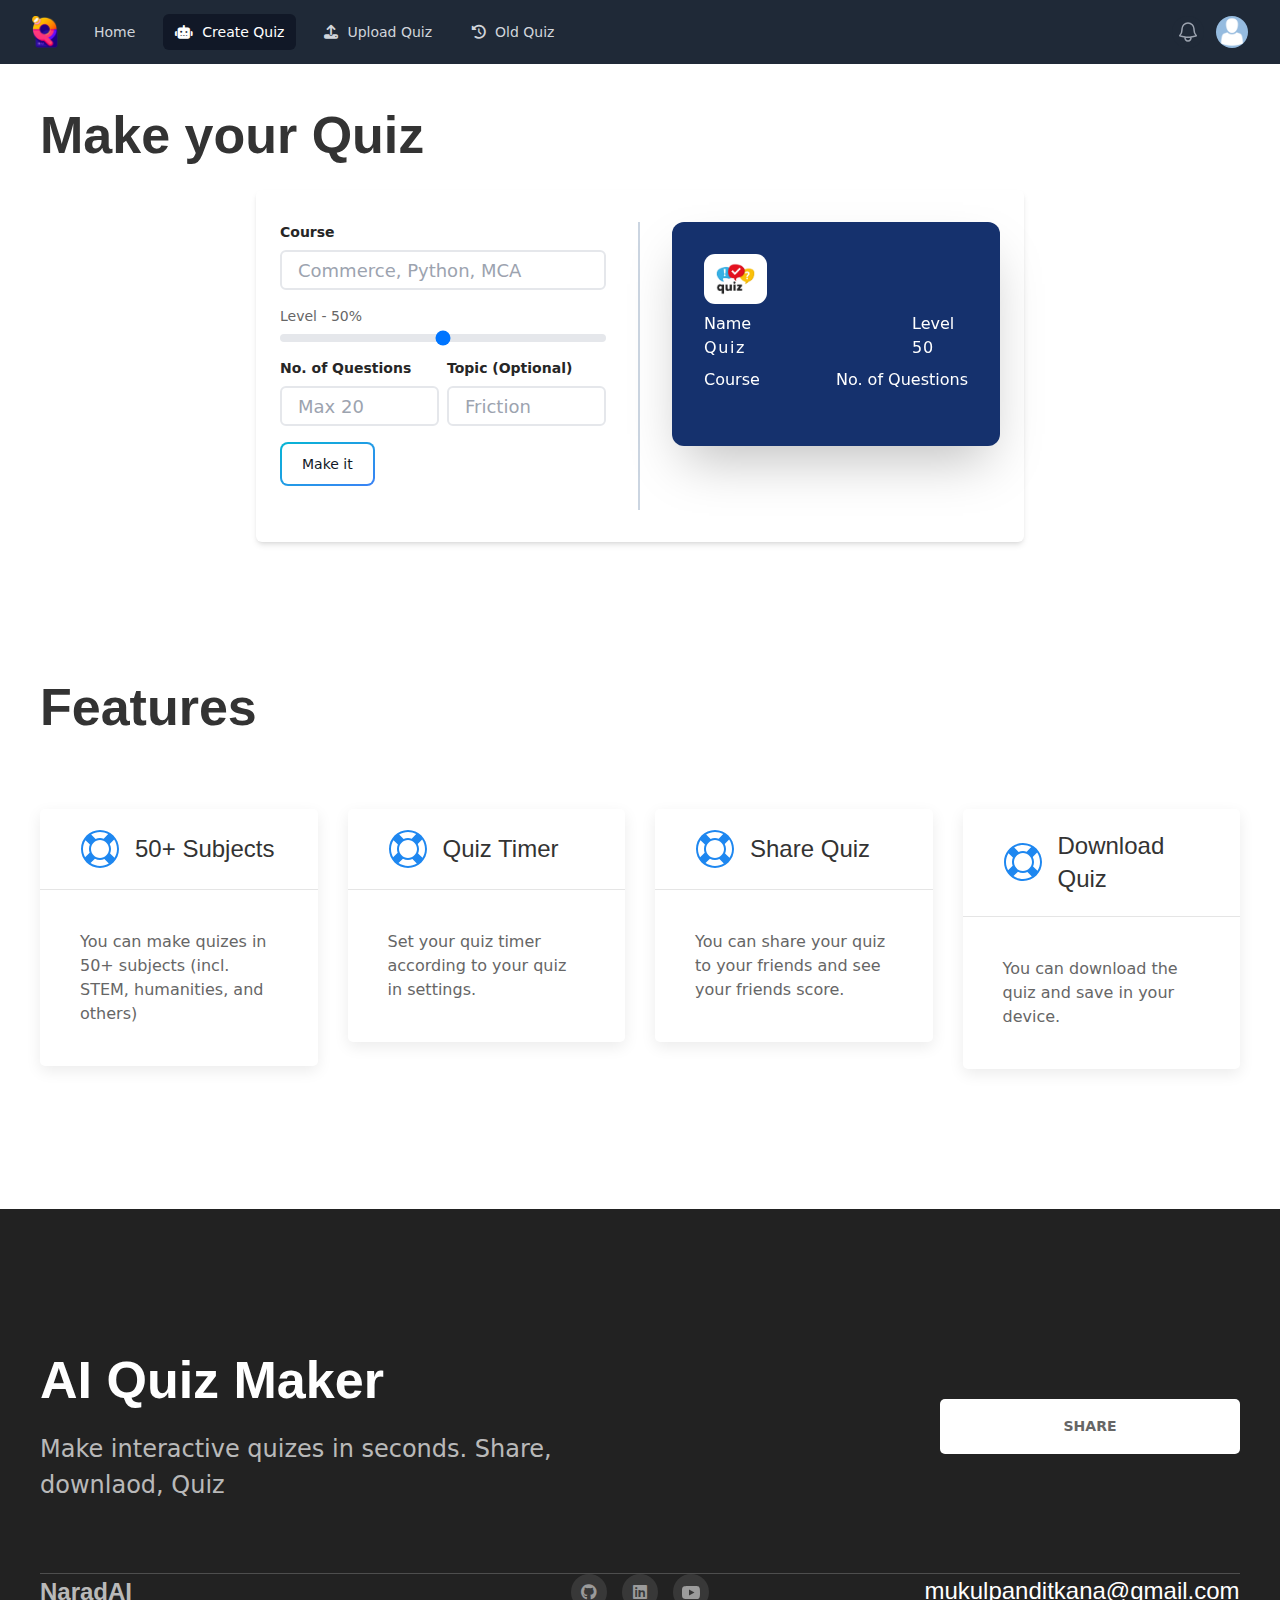
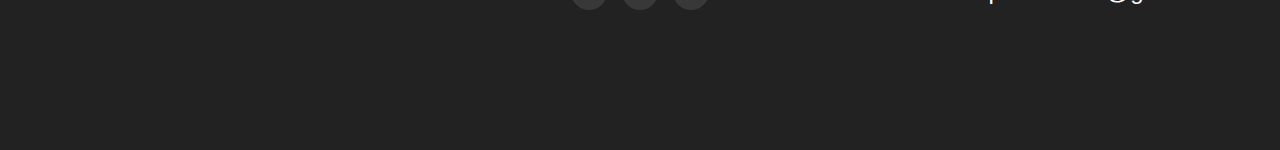
<file: templates/create.html>
<html lang="en">

<head>
    <meta charset="UTF-8">
    <meta name="viewport" content="width=device-width, initial-scale=1.0">
    <link rel="icon" type="image/png" href="/static/images/favicon.png">

    <!-- UIkit CSS -->
    <link rel="stylesheet" href="/static/css/uikit.css">
    <link rel="stylesheet" href="https://cdnjs.cloudflare.com/ajax/libs/font-awesome/6.4.2/css/all.min.css">

    <link rel="stylesheet" href="/static/css/tailwindcss.css">


    <!-- Meta Tags -->

    <!-- Primary Meta Tags -->
    <title>Narad AI Quiz Maker — Create interactive quizzes that inhance your studys to another level.</title>
    <meta name="robots" content="index, follow">
    <link rel="canonical" href="https://quiz.naradai.co/">
    <meta name="title"
        content="AI Quiz Maker — Create interactive quizzes that inhance your studys to another level." />

    <meta name="keywords"
        content="ai quiz maker,ai quiz maker free,ai quiz maker for teachers,ai quiz maker from pdf,best ai quiz maker,ai quiz maker for students, naradai quiz make">
    <meta name="author"
        content="ai quiz maker,ai quiz maker free,ai quiz maker for teachers,ai quiz maker from pdf,best ai quiz maker,ai quiz maker for students, naradai quiz make">
    <meta name="description"
        content="Make your own quiz with our Free AI online quiz maker. Just enter Class & Subject. Adjust your level." />
    <meta name='Classification' content='Education'>
    <meta name='author' content='Krishna Sharma, krishnasharma.active@gmail.com'>



    <!-- Open Graph / Facebook -->
    <meta property="og:type" content="website" />
    <meta property="og:url" content="https://quiz.naradai.co" />
    <meta property="og:title"
        content="AI Quiz Maker — Create interactive quizzes that inhance your studys to another level." />
    <meta property="og:description"
        content="Make your own quiz with our Free AI online quiz maker. Just enter Class & Subject. Adjust your level." />
    <meta property="og:image" content="/static/images/home.png" />
    <meta property="og:type" content="website">
    <link rel="shortlink" href="https://quiz.naradai.co/">
    <meta property="og:site_name" content="NaradAI Quiz Maker">
    <meta name="apple-mobile-web-app-capable" content="yes">
    <meta name="apple-mobile-web-app-status-bar-style" content="white">
    <meta name="theme-color" content="#ffffff">
    <meta name="format-detection" content="telephone=no">
    <meta name='coverage' content='Worldwide'>
    <meta name='distribution' content='Global'>


    <!-- Twitter -->
    <meta property="twitter:card" content="summary_large_image" />
    <meta property="twitter:url" content="https://quiz.naradai.co" />
    <meta property="twitter:title"
        content="AI Quiz Maker — Create interactive quizzes that inhance your studys to another level." />
    <meta property="twitter:description"
        content="Make your own quiz with our Free AI online quiz maker. Just enter Class & Subject. Adjust your level." />
    <meta property="twitter:image" content="/static/images/home.png" />

    <!-- Icons -->
    <link rel="apple-touch-icon" sizes="180x180" href="/static/icons/apple-touch-icon.png">
    <link rel="icon" type="image/png" sizes="32x32" href="/static/icons/favicon-32x32.png">
    <link rel="icon" type="image/png" sizes="16x16" href="/static/icons/favicon-16x16.png">
    <link rel="manifest" href="/static/icons/site.webmanifest">
    <link rel="mask-icon" href="/static/icons/safari-pinned-tab.svg" color="#5bbad5">
    <link rel="shortcut icon" href="/static/icons/favicon.ico">
    <meta name="msapplication-TileColor" content="#9f00a7">
    <meta name="msapplication-config" content="/static/icons/browserconfig.xml">


<body>
    <!-- Start Header -->
    <nav class="bg-gray-800">
        <div class="mx-auto max-w-7xl px-2 sm:px-6 lg:px-8">
            <div class="relative flex h-16 items-center justify-between">
                <div class="absolute inset-y-0 left-0 flex items-center sm:hidden">
                    <!-- Mobile menu button-->
                    <button type="button"
                        class="relative inline-flex items-center justify-center rounded-md p-2 text-gray-400 hover:bg-gray-700 hover:text-white focus:outline-none focus:ring-2 focus:ring-inset focus:ring-white"
                        onclick="toggle_nav()" aria-controls="mobile-menu" aria-expanded="false">
                        <span class="absolute -inset-0.5"></span>
                        <span class="sr-only">Open main menu</span>
                        <!--
                  Icon when menu is closed.
      
                  Menu open: "hidden", Menu closed: "block"
                -->
                        <svg class="block h-6 w-6" fill="none" viewBox="0 0 24 24" stroke-width="1.5"
                            stroke="currentColor" aria-hidden="true">
                            <path stroke-linecap="round" stroke-linejoin="round"
                                d="M3.75 6.75h16.5M3.75 12h16.5m-16.5 5.25h16.5" />
                        </svg>
                        <!--
                  Icon when menu is open.
      
                  Menu open: "block", Menu closed: "hidden"
                -->
                        <svg class="hidden h-6 w-6" fill="none" viewBox="0 0 24 24" stroke-width="1.5"
                            stroke="currentColor" aria-hidden="true">
                            <path stroke-linecap="round" stroke-linejoin="round" d="M6 18L18 6M6 6l12 12" />
                        </svg>
                    </button>
                </div>
                <div class="flex flex-1 items-center justify-center sm:items-stretch sm:justify-start">
                    <div class="flex flex-shrink-0 items-center">
                        <img class="h-8 w-auto" src="/static/images/favicon.png" alt="NaradAI Logo">
                    </div>
                    <div class="hidden sm:ml-6 sm:block">
                        <div class="flex space-x-4">
                            <!-- Current: "bg-gray-900 text-white", Default: "text-gray-300 hover:bg-gray-700 hover:text-white" -->
                            <a href="/"
                                class="text-gray-300 hover:bg-gray-700 hover:text-white rounded-md px-3 py-2 text-sm font-medium"
                                aria-current="page">Home</a>
                            <a href="#makequiz" class="bg-gray-900 text-white rounded-md px-3 py-2 text-sm font-medium"
                                onclick="event.preventDefault();document.getElementById('makequiz').scrollIntoView({ behavior: 'smooth' });">
                                <i class="fa-solid fa-robot"></i>&ThickSpace; Create Quiz</a>
                            <input type="file" id="jsonFile" name="jsonFile" oninput="uploadFile()" accept=".json"
                                style="position: fixed;visibility: hidden;">
                            <a href="#makequiz"
                                class="text-gray-300 hover:bg-gray-700 hover:text-white rounded-md px-3 py-2 text-sm font-medium"
                                onclick="event.preventDefault();document.getElementById('jsonFile').click()">
                                <i class="fas fa-upload"></i>&ThickSpace; Upload Quiz

                            </a>
                            <a href="http://127.0.0.1:5000/old-quiz"
                                class="text-gray-300 hover:bg-gray-700 hover:text-white rounded-md px-3 py-2 text-sm font-medium">
                                <i class="fa-solid fa-clock-rotate-left"></i>&ThickSpace; Old Quiz

                            </a>
                            <!-- <a href="#setting"
                                class="text-gray-300 hover:bg-gray-700 hover:text-white rounded-md px-3 py-2 text-sm font-medium">
                                <i class="fas fa-gear"></i>&ThickSpace; Settings

                            </a> -->

                        </div>
                    </div>
                </div>
                <div class="absolute inset-y-0 right-0 flex items-center pr-2 sm:static sm:inset-auto sm:ml-6 sm:pr-0">

                    <button type="button"
                        class="relative rounded-full bg-gray-800 p-1 text-gray-400 hover:text-white focus:outline-none focus:ring-2 focus:ring-white focus:ring-offset-2 focus:ring-offset-gray-800">
                        <span class="absolute -inset-1.5"></span>
                        <span class="sr-only">View notifications</span>
                        <svg class="h-6 w-6" fill="none" viewBox="0 0 24 24" stroke-width="1.5" stroke="currentColor"
                            aria-hidden="true">
                            <path stroke-linecap="round" stroke-linejoin="round"
                                d="M14.857 17.082a23.848 23.848 0 005.454-1.31A8.967 8.967 0 0118 9.75v-.7V9A6 6 0 006 9v.75a8.967 8.967 0 01-2.312 6.022c1.733.64 3.56 1.085 5.455 1.31m5.714 0a24.255 24.255 0 01-5.714 0m5.714 0a3 3 0 11-5.714 0" />
                        </svg>
                    </button>

                    <!-- Profile dropdown -->
                    <div class="relative ml-3" onclick="toggle_user()">
                        <div>
                            <button type="button"
                                class="relative flex rounded-full bg-gray-800 text-sm focus:outline-none focus:ring-2 focus:ring-white focus:ring-offset-2 focus:ring-offset-gray-800"
                                id="user-menu-button" aria-expanded="false" aria-haspopup="true">
                                <span class="absolute -inset-1.5"></span>
                                <span class="sr-only">Open user menu</span>
                                <img class="h-8 w-8 rounded-full" src="/static/images/avatar-1577909_1280.webp" alt="">
                            </button>

                        </div>

                        <!--
                  Dropdown menu, show/hide based on menu state.
      
                  Entering: "transition ease-out duration-100"
                    From: "transform opacity-0 scale-95"
                    To: "transform opacity-100 scale-100"
                  Leaving: "transition ease-in duration-75"
                    From: "transform opacity-100 scale-100"
                    To: "transform opacity-0 scale-95"
                -->
                        <div class="absolute right-0 z-10 mt-2 w-48 origin-top-right rounded-md bg-white py-1 shadow-lg ring-1 ring-black ring-opacity-5 focus:outline-none"
                            role="menu" aria-orientation="vertical" aria-labelledby="user-menu-button" tabindex="-1"
                            id="user-bar" style="display: none;">
                            <!-- Active: "bg-gray-100", Not Active: "" -->
                            <a href="/old-quiz" class="block px-4 py-2 text-sm text-gray-700" role="menuitem" tabindex="-1"
                                id="user-menu-item-0">Your Quiz</a>

                        </div>
                    </div>
                </div>
            </div>
        </div>

        <!-- Mobile menu, show/hide based on menu state. -->
        <div class="sm:hidden" id="mobile-menu" style="display: none;">
            <div class="space-y-1 px-2 pb-3 pt-2">
                <!-- Current: "bg-gray-900 text-white", Default: "text-gray-300 hover:bg-gray-700 hover:text-white" -->
                <a href="/"
                    class="text-gray-300 hover:bg-gray-700 hover:text-white block rounded-md px-3 py-2 text-base font-medium">Home</a>
                <a href="" class="bg-gray-900 text-white block rounded-md px-3 py-2 text-base font-medium"
                    onclick="event.preventDefault();document.getElementById('makequiz').scrollIntoView({ behavior: 'smooth' });"
                    aria-current="page">Create
                    Quiz</a>
                <a href=""
                    class="text-gray-300 hover:bg-gray-700 hover:text-white block rounded-md px-3 py-2 text-base font-medium"
                    onclick="event.preventDefault();document.getElementById('jsonFile').click()">
                    <i class="fas fa-upload"></i>&ThickSpace; Upload Quiz

                </a>
                <a href="/old-quiz"
                    class="text-gray-300 hover:bg-gray-700 hover:text-white block rounded-md px-3 py-2 text-base font-medium">
                    <i class="fa-solid fa-clock-rotate-left"></i>&ThickSpace; Old Quiz

                </a>
                <!-- <a href="#"
                    class="text-gray-300 hover:bg-gray-700 hover:text-white block rounded-md px-3 py-2 text-base font-medium"><i
                        class="fas fa-gear"></i>&ThickSpace; Settings

                </a> -->
            </div>
        </div>
    </nav>



    <!-- Start Features -->
    <section id="makequiz">
        <div class="uk-container">
            <div class="uk-grid-medium uk-child-width-1-2@s uk-margin-medium-top uk-grid uk-grid-stack" uk-grid="">
                <div class="uk-first-column">
                    <h2 class="uk-text-bold uk-heading-small">Make your Quiz</h2>
                </div>

            </div>
            <!-- component -->
            <style>
                .crediCard.seeBack {
                    transform: rotateY(-180deg);
                }
            </style>
            <main class="flex flex-col items-center justify-between p-6 lg:p-14">
                <div
                    class="bg-white w-full max-w-3xl mx-auto px-4 lg:px-6 py-8 shadow-md rounded-md flex flex-col lg:flex-row">
                    <div class="w-full lg:w-1/2 lg:pr-8 lg:border-r-2 lg:border-slate-300">
                        <form action="" onsubmit="event.preventDefault();create()">
                            <div class="mb-4">
                                <label class="text-neutral-800 font-bold text-sm mb-2 block">Course</label>
                                <input id="subject" type="text" oninput="chk_c()"
                                    class="flex h-10 w-full rounded-md border-2 bg-background px-4 py-1.5 text-lg ring-offset-background placeholder:text-muted-foreground focus-visible:outline-none focus-visible:border-purple-600 focus-visible:ring-ring focus-visible:ring-offset-2 disabled:cursor-not-allowed disabled:opacity-50 undefined"
                                    placeholder="Commerce, Python, MCA" value="" />
                            </div>
                            <div class="mb-4">

                                <label for="default-range"
                                    class="block mb-2 text-sm font-medium text-black-900 dark:text-black" id="lp">Level
                                    -
                                    50%</label>
                                <input id="level" type="range" value="50"
                                    oninput="chk_c();document.getElementById('lp').innerText = `Level - ${document.getElementById('level').value}%`"
                                    class="w-full h-2 bg-gray-200 rounded-lg appearance-none cursor-pointer dark:bg-gray-700">

                            </div>
                            <div class="flex gap-x-2 mb-4">
                                <div class="block">
                                    <label class="text-neutral-800 font-bold text-sm mb-2 block">No. of
                                        Questions</label>
                                    <input id="question" type="number"
                                        class="flex h-10 w-full rounded-md border-2 bg-background px-4 py-1.5 text-lg ring-offset-background placeholder:text-muted-foreground focus-visible:outline-none focus-visible:border-purple-600 focus-visible:ring-ring focus-visible:ring-offset-2 disabled:cursor-not-allowed disabled:opacity-50 undefined"
                                        placeholder="Max 20" oninput="chk_c()" value="" />
                                </div>
                                <div class="block">
                                    <label class="text-neutral-800 font-bold text-sm mb-2 block">Topic
                                        (Optional)</label>
                                    <input id="chapter" type="text"
                                        class="flex h-10 w-full rounded-md border-2 bg-background px-4 py-1.5 text-lg ring-offset-background placeholder:text-muted-foreground focus-visible:outline-none focus-visible:border-purple-600 focus-visible:ring-ring focus-visible:ring-offset-2 disabled:cursor-not-allowed disabled:opacity-50 undefined"
                                        placeholder="Friction" oninput="chk_c()" value="" />
                                </div>
                            </div>
                            <div class="mb-4" style="display: none;">
                                <label class="text-neutral-800 font-bold text-sm mb-2 block">Specify a quiz name</label>
                                <input id="name" type="text"
                                    class="flex h-10 w-full rounded-md border-2 bg-background px-4 py-1.5 text-lg ring-offset-background placeholder:text-muted-foreground focus-visible:outline-none focus-visible:border-purple-600 focus-visible:ring-ring focus-visible:ring-offset-2 disabled:cursor-not-allowed disabled:opacity-50 undefined"
                                    placeholder="MyQuiz1" value="Quiz" oninput="chk_c()" />
                            </div>
                            <button type="submit"
                                class="relative inline-flex items-center justify-center p-0.5 mb-2 me-2 overflow-hidden text-sm font-medium text-gray-900 rounded-lg group bg-gradient-to-br from-cyan-500 to-blue-500 group-hover:from-cyan-500 group-hover:to-blue-500 hover:text-white dark:text-white focus:ring-4 focus:outline-none focus:ring-cyan-200 dark:focus:ring-cyan-800">
                                <span
                                    class="relative px-5 py-2.5 transition-all ease-in duration-75 bg-white dark:bg-gray-900 rounded-md group-hover:bg-opacity-0">
                                    Make it
                                </span>
                            </button>
                        </form>
                    </div>

                    <div class="w-full lg:w-1/2 lg:pl-8">
                        <div class="w-full max-w-sm h-56" style="perspective: 1000px">
                            <div id="creditCard"
                                class="relative crediCard cursor-pointer transition-transform duration-500"
                                style="transform-style: preserve-3d">
                                <div class="w-full h-56 m-auto rounded-xl text-white shadow-2xl absolute"
                                    style="backface-visibility: hidden;background-color: rgb(21, 49, 109);">
                                    <!-- <img src="/static/images/neon.jpeg"
                                        class="relative object-cover w-full h-full rounded-xl" /> -->
                                    <div class="w-full px-8 absolute top-8">
                                        <div class="text-right">
                                            <img src="/static/images/quiz.webp"
                                                style="height: 50px; border-radius: 11px;" alt="">
                                        </div>

                                        <div class="pt-2 flex justify-between">
                                            <div>
                                                <p class="font-light">Name</p>
                                                <p id="name_l" class="font-medium tracking-widest h-6">
                                                    Quiz1
                                                </p>
                                            </div>
                                            <div>
                                                <p class="font-dark">Level</p>
                                                <p id="level_l" class="font-medium tracking-wider h-6 w-14">
                                                    50%
                                                </p>
                                            </div>
                                        </div>
                                        <div class="pt-2 flex justify-between">
                                            <div>
                                                <p class="font-light">Course</p>
                                                <p id="subject_l" class="font-medium tracking-widest h-6">
                                                    Hindi
                                                </p>
                                            </div>
                                            <div>
                                                <p class="font-dark">No. of Questions</p>
                                                <p id="question_l" class="font-medium tracking-wider h-6 w-14">
                                                    0
                                                </p>
                                            </div>
                                        </div>
                                    </div>
                                </div>
                                <div class="w-full h-56 m-auto absolute"
                                    style="backface-visibility: hidden; transform: rotateY(180deg)">

                                    <div id="rq1">
                                        <div id="rq1-1"
                                            class="flex items-center w-full max-w-xs p-4 space-x-4 rtl:space-x-reverse text-gray-500 bg-white divide-x rtl:divide-x-reverse divide-gray-200 rounded-lg shadow dark:text-gray-400 dark:divide-gray-700 space dark:bg-gray-800"
                                            role="alert">
                                            <div role="status">
                                                <svg aria-hidden="true"
                                                    class="inline w-10 h-10text-gray-200 animate-spin dark:text-gray-600 fill-blue-600"
                                                    viewBox="0 0 100 101" fill="none"
                                                    xmlns="http://www.w3.org/2000/svg">
                                                    <path
                                                        d="M100 50.5908C100 78.2051 77.6142 100.591 50 100.591C22.3858 100.591 0 78.2051 0 50.5908C0 22.9766 22.3858 0.59082 50 0.59082C77.6142 0.59082 100 22.9766 100 50.5908ZM9.08144 50.5908C9.08144 73.1895 27.4013 91.5094 50 91.5094C72.5987 91.5094 90.9186 73.1895 90.9186 50.5908C90.9186 27.9921 72.5987 9.67226 50 9.67226C27.4013 9.67226 9.08144 27.9921 9.08144 50.5908Z"
                                                        fill="currentColor" />
                                                    <path
                                                        d="M93.9676 39.0409C96.393 38.4038 97.8624 35.9116 97.0079 33.5539C95.2932 28.8227 92.871 24.3692 89.8167 20.348C85.8452 15.1192 80.8826 10.7238 75.2124 7.41289C69.5422 4.10194 63.2754 1.94025 56.7698 1.05124C51.7666 0.367541 46.6976 0.446843 41.7345 1.27873C39.2613 1.69328 37.813 4.19778 38.4501 6.62326C39.0873 9.04874 41.5694 10.4717 44.0505 10.1071C47.8511 9.54855 51.7191 9.52689 55.5402 10.0491C60.8642 10.7766 65.9928 12.5457 70.6331 15.2552C75.2735 17.9648 79.3347 21.5619 82.5849 25.841C84.9175 28.9121 86.7997 32.2913 88.1811 35.8758C89.083 38.2158 91.5421 39.6781 93.9676 39.0409Z"
                                                        fill="currentFill" />
                                                </svg>
                                                <span class="sr-only">Loading...</span>
                                            </div>
                                            <div class="ps-4 text-sm font-normal">Sending request to server...</div>
                                        </div>
                                        <div id="rq1-2" style="display: none;"
                                            class="flex items-center w-full max-w-xs p-4 space-x-4 rtl:space-x-reverse text-gray-500 bg-white divide-x rtl:divide-x-reverse divide-gray-200 rounded-lg shadow dark:text-gray-400 dark:divide-gray-700 space dark:bg-gray-800"
                                            role="alert">
                                            <div role="status">
                                                <img src="/static/images/checked.png" style="height: 30px;">
                                                <span class="sr-only">Loading...</span>
                                            </div>
                                            <div class="ps-4 text-sm font-normal">Request successfully send!</div>
                                        </div>
                                        <br>
                                    </div>
                                    <div id="rq2" style="display: none;">

                                        <div id="rq2-1"
                                            class="flex items-center w-full max-w-xs p-4 space-x-4 rtl:space-x-reverse text-gray-500 bg-white divide-x rtl:divide-x-reverse divide-gray-200 rounded-lg shadow dark:text-gray-400 dark:divide-gray-700 space dark:bg-gray-800"
                                            role="alert">
                                            <div role="status">
                                                <svg aria-hidden="true"
                                                    class="inline w-10 h-10text-gray-200 animate-spin dark:text-gray-600 fill-blue-600"
                                                    viewBox="0 0 100 101" fill="none"
                                                    xmlns="http://www.w3.org/2000/svg">
                                                    <path
                                                        d="M100 50.5908C100 78.2051 77.6142 100.591 50 100.591C22.3858 100.591 0 78.2051 0 50.5908C0 22.9766 22.3858 0.59082 50 0.59082C77.6142 0.59082 100 22.9766 100 50.5908ZM9.08144 50.5908C9.08144 73.1895 27.4013 91.5094 50 91.5094C72.5987 91.5094 90.9186 73.1895 90.9186 50.5908C90.9186 27.9921 72.5987 9.67226 50 9.67226C27.4013 9.67226 9.08144 27.9921 9.08144 50.5908Z"
                                                        fill="currentColor" />
                                                    <path
                                                        d="M93.9676 39.0409C96.393 38.4038 97.8624 35.9116 97.0079 33.5539C95.2932 28.8227 92.871 24.3692 89.8167 20.348C85.8452 15.1192 80.8826 10.7238 75.2124 7.41289C69.5422 4.10194 63.2754 1.94025 56.7698 1.05124C51.7666 0.367541 46.6976 0.446843 41.7345 1.27873C39.2613 1.69328 37.813 4.19778 38.4501 6.62326C39.0873 9.04874 41.5694 10.4717 44.0505 10.1071C47.8511 9.54855 51.7191 9.52689 55.5402 10.0491C60.8642 10.7766 65.9928 12.5457 70.6331 15.2552C75.2735 17.9648 79.3347 21.5619 82.5849 25.841C84.9175 28.9121 86.7997 32.2913 88.1811 35.8758C89.083 38.2158 91.5421 39.6781 93.9676 39.0409Z"
                                                        fill="currentFill" />
                                                </svg>
                                                <span class="sr-only">Loading...</span>
                                            </div>
                                            <div class="ps-4 text-sm font-normal">Proccessing your request...</div>
                                        </div>

                                        <div id="rq2-2" style="display: none;"
                                            class="flex items-center w-full max-w-xs p-4 space-x-4 rtl:space-x-reverse text-gray-500 bg-white divide-x rtl:divide-x-reverse divide-gray-200 rounded-lg shadow dark:text-gray-400 dark:divide-gray-700 space dark:bg-gray-800"
                                            role="alert">
                                            <div role="status">
                                                <img src="/static/images/checked.png" style="height: 30px;">

                                                <span class="sr-only">Loading...</span>
                                            </div>
                                            <div class="ps-4 text-sm font-normal">Request proccessed successfully.</div>
                                        </div>

                                    </div>
                                    <br>
                                    <div id="rq3" style="display: none;">

                                        <div id="rq3-1"
                                            class="flex items-center w-full max-w-xs p-4 space-x-4 rtl:space-x-reverse text-gray-500 bg-white divide-x rtl:divide-x-reverse divide-gray-200 rounded-lg shadow dark:text-gray-400 dark:divide-gray-700 space dark:bg-gray-800"
                                            role="alert">
                                            <div role="status">
                                                <svg aria-hidden="true"
                                                    class="inline w-10 h-10text-gray-200 animate-spin dark:text-gray-600 fill-blue-600"
                                                    viewBox="0 0 100 101" fill="none"
                                                    xmlns="http://www.w3.org/2000/svg">
                                                    <path
                                                        d="M100 50.5908C100 78.2051 77.6142 100.591 50 100.591C22.3858 100.591 0 78.2051 0 50.5908C0 22.9766 22.3858 0.59082 50 0.59082C77.6142 0.59082 100 22.9766 100 50.5908ZM9.08144 50.5908C9.08144 73.1895 27.4013 91.5094 50 91.5094C72.5987 91.5094 90.9186 73.1895 90.9186 50.5908C90.9186 27.9921 72.5987 9.67226 50 9.67226C27.4013 9.67226 9.08144 27.9921 9.08144 50.5908Z"
                                                        fill="currentColor" />
                                                    <path
                                                        d="M93.9676 39.0409C96.393 38.4038 97.8624 35.9116 97.0079 33.5539C95.2932 28.8227 92.871 24.3692 89.8167 20.348C85.8452 15.1192 80.8826 10.7238 75.2124 7.41289C69.5422 4.10194 63.2754 1.94025 56.7698 1.05124C51.7666 0.367541 46.6976 0.446843 41.7345 1.27873C39.2613 1.69328 37.813 4.19778 38.4501 6.62326C39.0873 9.04874 41.5694 10.4717 44.0505 10.1071C47.8511 9.54855 51.7191 9.52689 55.5402 10.0491C60.8642 10.7766 65.9928 12.5457 70.6331 15.2552C75.2735 17.9648 79.3347 21.5619 82.5849 25.841C84.9175 28.9121 86.7997 32.2913 88.1811 35.8758C89.083 38.2158 91.5421 39.6781 93.9676 39.0409Z"
                                                        fill="currentFill" />
                                                </svg>
                                                <span class="sr-only">Loading...</span>
                                            </div>
                                            <div class="ps-4 text-sm font-normal">Getting response.</div>
                                        </div>

                                        <div id="rq3-2" style="display: none;"
                                            class="flex items-center w-full max-w-xs p-4 space-x-4 rtl:space-x-reverse text-gray-500 bg-white divide-x rtl:divide-x-reverse divide-gray-200 rounded-lg shadow dark:text-gray-400 dark:divide-gray-700 space dark:bg-gray-800"
                                            role="alert">
                                            <div role="status">
                                                <img src="/static/images/checked.png" style="height: 30px;">

                                                <span class="sr-only">Loading...</span>
                                            </div>
                                            <div class="ps-4 text-sm font-normal">Response get successfully.</div>
                                        </div>
                                        <br>
                                    </div>
                                    <br>
                                    <div id="rq4" style="display: none;">

                                        <div id="rq4-1"
                                            class="flex items-center w-full max-w-xs p-4 space-x-4 rtl:space-x-reverse text-gray-500 bg-white divide-x rtl:divide-x-reverse divide-gray-200 rounded-lg shadow dark:text-gray-400 dark:divide-gray-700 space dark:bg-gray-800"
                                            role="alert">
                                            <div role="status">
                                                <svg aria-hidden="true"
                                                    class="inline w-10 h-10text-gray-200 animate-spin dark:text-gray-600 fill-blue-600"
                                                    viewBox="0 0 100 101" fill="none"
                                                    xmlns="http://www.w3.org/2000/svg">
                                                    <path
                                                        d="M100 50.5908C100 78.2051 77.6142 100.591 50 100.591C22.3858 100.591 0 78.2051 0 50.5908C0 22.9766 22.3858 0.59082 50 0.59082C77.6142 0.59082 100 22.9766 100 50.5908ZM9.08144 50.5908C9.08144 73.1895 27.4013 91.5094 50 91.5094C72.5987 91.5094 90.9186 73.1895 90.9186 50.5908C90.9186 27.9921 72.5987 9.67226 50 9.67226C27.4013 9.67226 9.08144 27.9921 9.08144 50.5908Z"
                                                        fill="currentColor" />
                                                    <path
                                                        d="M93.9676 39.0409C96.393 38.4038 97.8624 35.9116 97.0079 33.5539C95.2932 28.8227 92.871 24.3692 89.8167 20.348C85.8452 15.1192 80.8826 10.7238 75.2124 7.41289C69.5422 4.10194 63.2754 1.94025 56.7698 1.05124C51.7666 0.367541 46.6976 0.446843 41.7345 1.27873C39.2613 1.69328 37.813 4.19778 38.4501 6.62326C39.0873 9.04874 41.5694 10.4717 44.0505 10.1071C47.8511 9.54855 51.7191 9.52689 55.5402 10.0491C60.8642 10.7766 65.9928 12.5457 70.6331 15.2552C75.2735 17.9648 79.3347 21.5619 82.5849 25.841C84.9175 28.9121 86.7997 32.2913 88.1811 35.8758C89.083 38.2158 91.5421 39.6781 93.9676 39.0409Z"
                                                        fill="currentFill" />
                                                </svg>
                                                <span class="sr-only">Loading...</span>
                                            </div>
                                            <div class="ps-4 text-sm font-normal">Cleaning...</div>
                                        </div>

                                        <div id="rq4-2" style="display: none;"
                                            class="flex items-center w-full max-w-xs p-4 space-x-4 rtl:space-x-reverse text-gray-500 bg-white divide-x rtl:divide-x-reverse divide-gray-200 rounded-lg shadow dark:text-gray-400 dark:divide-gray-700 space dark:bg-gray-800"
                                            role="alert">
                                            <div role="status">
                                                <img src="/static/images/checked.png" style="height: 30px;">

                                                <span class="sr-only">Loading...</span>
                                            </div>
                                            <div class="ps-4 text-sm font-normal">Good Luck!</div>
                                        </div>
                                        <br>
                                    </div>

                                </div>
                            </div>
                        </div>
                    </div>
                </div>


            </main>
        </div>
    </section>
    <!-- Start Features -->
    <section>
        <div class="uk-section uk-margin-large-bottom">
            <div class="uk-container">
                <div class="uk-grid-medium uk-child-width-1-2@s uk-margin-medium-top uk-grid uk-grid-stack" uk-grid="">
                    <div class="uk-first-column">
                        <h2 class="uk-text-bold uk-heading-small">Features</h2>
                    </div>

                </div>
                <div class="uk-grid-medium uk-child-width-1-4@s uk-margin-large-top uk-grid" uk-grid="">
                    <div class="uk-first-column">
                        <div class="uk-card uk-card-default uk-card-hover uk-border-rounded">
                            <div class="uk-card-header">
                                <div class="uk-grid-small uk-flex-middle uk-grid" uk-grid="">
                                    <div class="uk-width-auto uk-first-column">
                                        <span class="uk-text-primary uk-icon" uk-icon="icon: lifesaver; ratio: 2"><svg
                                                width="40" height="40" viewBox="0 0 20 20"
                                                xmlns="http://www.w3.org/2000/svg">
                                                <path
                                                    d="M10,0.5 C4.76,0.5 0.5,4.76 0.5,10 C0.5,15.24 4.76,19.5 10,19.5 C15.24,19.5 19.5,15.24 19.5,10 C19.5,4.76 15.24,0.5 10,0.5 L10,0.5 Z M10,1.5 C11.49,1.5 12.89,1.88 14.11,2.56 L11.85,4.82 C11.27,4.61 10.65,4.5 10,4.5 C9.21,4.5 8.47,4.67 7.79,4.96 L5.58,2.75 C6.87,1.95 8.38,1.5 10,1.5 L10,1.5 Z M4.96,7.8 C4.67,8.48 4.5,9.21 4.5,10 C4.5,10.65 4.61,11.27 4.83,11.85 L2.56,14.11 C1.88,12.89 1.5,11.49 1.5,10 C1.5,8.38 1.95,6.87 2.75,5.58 L4.96,7.79 L4.96,7.8 L4.96,7.8 Z M10,18.5 C8.25,18.5 6.62,17.97 5.27,17.06 L7.46,14.87 C8.22,15.27 9.08,15.5 10,15.5 C10.79,15.5 11.53,15.33 12.21,15.04 L14.42,17.25 C13.13,18.05 11.62,18.5 10,18.5 L10,18.5 Z M10,14.5 C7.52,14.5 5.5,12.48 5.5,10 C5.5,7.52 7.52,5.5 10,5.5 C12.48,5.5 14.5,7.52 14.5,10 C14.5,12.48 12.48,14.5 10,14.5 L10,14.5 Z M15.04,12.21 C15.33,11.53 15.5,10.79 15.5,10 C15.5,9.08 15.27,8.22 14.87,7.46 L17.06,5.27 C17.97,6.62 18.5,8.25 18.5,10 C18.5,11.62 18.05,13.13 17.25,14.42 L15.04,12.21 L15.04,12.21 Z">
                                                </path>
                                            </svg></span>
                                    </div>
                                    <div class="uk-width-expand">
                                        <h3 class="uk-card-title uk-margin-remove-bottom">50+ Subjects</h3>
                                    </div>
                                </div>
                            </div>
                            <div class="uk-card-body">
                                <p>You can make quizes in 50+ subjects (incl. STEM, humanities, and others)</p>
                            </div>
                        </div>
                    </div>
                    <div>
                        <div class="uk-card uk-card-default uk-card-hover uk-border-rounded">
                            <div class="uk-card-header">
                                <div class="uk-grid-small uk-flex-middle uk-grid" uk-grid="">
                                    <div class="uk-width-auto uk-first-column">
                                        <span class="uk-text-primary uk-icon" uk-icon="icon: lifesaver; ratio: 2"><svg
                                                width="40" height="40" viewBox="0 0 20 20"
                                                xmlns="http://www.w3.org/2000/svg">
                                                <path
                                                    d="M10,0.5 C4.76,0.5 0.5,4.76 0.5,10 C0.5,15.24 4.76,19.5 10,19.5 C15.24,19.5 19.5,15.24 19.5,10 C19.5,4.76 15.24,0.5 10,0.5 L10,0.5 Z M10,1.5 C11.49,1.5 12.89,1.88 14.11,2.56 L11.85,4.82 C11.27,4.61 10.65,4.5 10,4.5 C9.21,4.5 8.47,4.67 7.79,4.96 L5.58,2.75 C6.87,1.95 8.38,1.5 10,1.5 L10,1.5 Z M4.96,7.8 C4.67,8.48 4.5,9.21 4.5,10 C4.5,10.65 4.61,11.27 4.83,11.85 L2.56,14.11 C1.88,12.89 1.5,11.49 1.5,10 C1.5,8.38 1.95,6.87 2.75,5.58 L4.96,7.79 L4.96,7.8 L4.96,7.8 Z M10,18.5 C8.25,18.5 6.62,17.97 5.27,17.06 L7.46,14.87 C8.22,15.27 9.08,15.5 10,15.5 C10.79,15.5 11.53,15.33 12.21,15.04 L14.42,17.25 C13.13,18.05 11.62,18.5 10,18.5 L10,18.5 Z M10,14.5 C7.52,14.5 5.5,12.48 5.5,10 C5.5,7.52 7.52,5.5 10,5.5 C12.48,5.5 14.5,7.52 14.5,10 C14.5,12.48 12.48,14.5 10,14.5 L10,14.5 Z M15.04,12.21 C15.33,11.53 15.5,10.79 15.5,10 C15.5,9.08 15.27,8.22 14.87,7.46 L17.06,5.27 C17.97,6.62 18.5,8.25 18.5,10 C18.5,11.62 18.05,13.13 17.25,14.42 L15.04,12.21 L15.04,12.21 Z">
                                                </path>
                                            </svg></span>
                                    </div>
                                    <div class="uk-width-expand">
                                        <h3 class="uk-card-title uk-margin-remove-bottom">Quiz Timer</h3>
                                    </div>
                                </div>
                            </div>
                            <div class="uk-card-body">
                                <p>Set your quiz timer according to your quiz in settings.</p>
                            </div>
                        </div>
                    </div>
                    <div>
                        <div class="uk-card uk-card-default uk-card-hover uk-border-rounded">
                            <div class="uk-card-header">
                                <div class="uk-grid-small uk-flex-middle uk-grid" uk-grid="">
                                    <div class="uk-width-auto uk-first-column">
                                        <span class="uk-text-primary uk-icon" uk-icon="icon: lifesaver; ratio: 2"><svg
                                                width="40" height="40" viewBox="0 0 20 20"
                                                xmlns="http://www.w3.org/2000/svg">
                                                <path
                                                    d="M10,0.5 C4.76,0.5 0.5,4.76 0.5,10 C0.5,15.24 4.76,19.5 10,19.5 C15.24,19.5 19.5,15.24 19.5,10 C19.5,4.76 15.24,0.5 10,0.5 L10,0.5 Z M10,1.5 C11.49,1.5 12.89,1.88 14.11,2.56 L11.85,4.82 C11.27,4.61 10.65,4.5 10,4.5 C9.21,4.5 8.47,4.67 7.79,4.96 L5.58,2.75 C6.87,1.95 8.38,1.5 10,1.5 L10,1.5 Z M4.96,7.8 C4.67,8.48 4.5,9.21 4.5,10 C4.5,10.65 4.61,11.27 4.83,11.85 L2.56,14.11 C1.88,12.89 1.5,11.49 1.5,10 C1.5,8.38 1.95,6.87 2.75,5.58 L4.96,7.79 L4.96,7.8 L4.96,7.8 Z M10,18.5 C8.25,18.5 6.62,17.97 5.27,17.06 L7.46,14.87 C8.22,15.27 9.08,15.5 10,15.5 C10.79,15.5 11.53,15.33 12.21,15.04 L14.42,17.25 C13.13,18.05 11.62,18.5 10,18.5 L10,18.5 Z M10,14.5 C7.52,14.5 5.5,12.48 5.5,10 C5.5,7.52 7.52,5.5 10,5.5 C12.48,5.5 14.5,7.52 14.5,10 C14.5,12.48 12.48,14.5 10,14.5 L10,14.5 Z M15.04,12.21 C15.33,11.53 15.5,10.79 15.5,10 C15.5,9.08 15.27,8.22 14.87,7.46 L17.06,5.27 C17.97,6.62 18.5,8.25 18.5,10 C18.5,11.62 18.05,13.13 17.25,14.42 L15.04,12.21 L15.04,12.21 Z">
                                                </path>
                                            </svg></span>
                                    </div>
                                    <div class="uk-width-expand">
                                        <h3 class="uk-card-title uk-margin-remove-bottom">Share Quiz</h3>
                                    </div>
                                </div>
                            </div>
                            <div class="uk-card-body">
                                <p>You can share your quiz to your friends and see your friends score.</p>
                            </div>
                        </div>
                    </div>
                    <div>
                        <div class="uk-card uk-card-default uk-card-hover uk-border-rounded">
                            <div class="uk-card-header">
                                <div class="uk-grid-small uk-flex-middle uk-grid" uk-grid="">
                                    <div class="uk-width-auto uk-first-column">
                                        <span class="uk-text-primary uk-icon" uk-icon="icon: lifesaver; ratio: 2"><svg
                                                width="40" height="40" viewBox="0 0 20 20"
                                                xmlns="http://www.w3.org/2000/svg">
                                                <path
                                                    d="M10,0.5 C4.76,0.5 0.5,4.76 0.5,10 C0.5,15.24 4.76,19.5 10,19.5 C15.24,19.5 19.5,15.24 19.5,10 C19.5,4.76 15.24,0.5 10,0.5 L10,0.5 Z M10,1.5 C11.49,1.5 12.89,1.88 14.11,2.56 L11.85,4.82 C11.27,4.61 10.65,4.5 10,4.5 C9.21,4.5 8.47,4.67 7.79,4.96 L5.58,2.75 C6.87,1.95 8.38,1.5 10,1.5 L10,1.5 Z M4.96,7.8 C4.67,8.48 4.5,9.21 4.5,10 C4.5,10.65 4.61,11.27 4.83,11.85 L2.56,14.11 C1.88,12.89 1.5,11.49 1.5,10 C1.5,8.38 1.95,6.87 2.75,5.58 L4.96,7.79 L4.96,7.8 L4.96,7.8 Z M10,18.5 C8.25,18.5 6.62,17.97 5.27,17.06 L7.46,14.87 C8.22,15.27 9.08,15.5 10,15.5 C10.79,15.5 11.53,15.33 12.21,15.04 L14.42,17.25 C13.13,18.05 11.62,18.5 10,18.5 L10,18.5 Z M10,14.5 C7.52,14.5 5.5,12.48 5.5,10 C5.5,7.52 7.52,5.5 10,5.5 C12.48,5.5 14.5,7.52 14.5,10 C14.5,12.48 12.48,14.5 10,14.5 L10,14.5 Z M15.04,12.21 C15.33,11.53 15.5,10.79 15.5,10 C15.5,9.08 15.27,8.22 14.87,7.46 L17.06,5.27 C17.97,6.62 18.5,8.25 18.5,10 C18.5,11.62 18.05,13.13 17.25,14.42 L15.04,12.21 L15.04,12.21 Z">
                                                </path>
                                            </svg></span>
                                    </div>
                                    <div class="uk-width-expand">
                                        <h3 class="uk-card-title uk-margin-remove-bottom">Download Quiz</h3>
                                    </div>
                                </div>
                            </div>
                            <div class="uk-card-body">
                                <p>You can download the quiz and save in your device.</p>
                            </div>
                        </div>
                    </div>
                </div>
            </div>
        </div>
    </section>
    <!-- End Features -->

    <!-- Start About us -->

    <!-- End About us -->

    <!-- Start Footer -->
    <footer>
        <section>
            <div class="uk-section uk-section-large uk-section-secondary">
                <div class="uk-container">
                    <div class="uk-grid-medium uk-child-width-1-2@s uk-margin-large-bottom uk-flex uk-flex-middle uk-grid"
                        uk-grid="">
                        <div class="uk-first-column">
                            <h2 class="uk-text-bold uk-heading-small">AI Quiz Maker</h2>
                            <p class="uk-text-large">Make interactive quizes in seconds. Share, downlaod, Quiz</p>
                        </div>
                        <div class="uk-text-right@s">
                            <button
                                class="uk-button uk-button-primary uk-button-large uk-border-rounded uk-width-medium@s uk-text-bold">Share</button>
                        </div>
                    </div>
                    <hr>
                    <div class="uk-grid-medium uk-child-width-1-3@s uk-grid" uk-grid="">
                        <div class="uk-first-column">
                            <a class="uk-logo uk-padding-remove-left uk-text-bold" href="https://www.naradai.co"
                                target="_blank">NaradAI</a>
                        </div>
                        <div class="uk-text-center@s">
                            <a href="https://github.com/mukulsharma2212"
                                class="uk-icon-button uk-margin-small-right uk-icon" uk-icon="github" target="_blank">
                                <i class="fa-brands fa-github"></i>
                            </a>
                            <a href="https://www.linkedin.com/in/mukulsharma2212/"
                                class="uk-icon-button uk-margin-small-right uk-icon" uk-icon="linkdin" target="_blank">

                                <i class="fa-brands fa-linkedin"></i>
                            </a>
                            <a href="" class="uk-icon-button uk-icon" uk-icon="youtube"><svg width="20" height="20"
                                    viewBox="0 0 20 20" xmlns="http://www.w3.org/2000/svg">
                                    <path
                                        d="M15,4.1c1,0.1,2.3,0,3,0.8c0.8,0.8,0.9,2.1,0.9,3.1C19,9.2,19,10.9,19,12c-0.1,1.1,0,2.4-0.5,3.4c-0.5,1.1-1.4,1.5-2.5,1.6 c-1.2,0.1-8.6,0.1-11,0c-1.1-0.1-2.4-0.1-3.2-1c-0.7-0.8-0.7-2-0.8-3C1,11.8,1,10.1,1,8.9c0-1.1,0-2.4,0.5-3.4C2,4.5,3,4.3,4.1,4.2 C5.3,4.1,12.6,4,15,4.1z M8,7.5v6l5.5-3L8,7.5z">
                                    </path>
                                </svg></a>
                        </div>
                        <div class="uk-text-right@s">
                            <a class="uk-link-text uk-h3"
                                href="mailto:mukulpanditkana@gmail.com">mukulpanditkana@gmail.com</a>
                        </div>
                    </div>
                </div>
            </div>
        </section>
    </footer>

    <script src="/static/js/home.js"></script>

    <script>

    </script>
</body>

</html>
</file>
<file: static/css/tailwindcss.css>
/* ! tailwindcss v3.4.1 | MIT License | https://tailwindcss.com */*,::after,::before{box-sizing:border-box;border-width:0;border-style:solid;border-color:#e5e7eb}::after,::before{--tw-content:''}:host,html{line-height:1.5;-webkit-text-size-adjust:100%;-moz-tab-size:4;tab-size:4;font-family:ui-sans-serif, system-ui, sans-serif, "Apple Color Emoji", "Segoe UI Emoji", "Segoe UI Symbol", "Noto Color Emoji";font-feature-settings:normal;font-variation-settings:normal;-webkit-tap-highlight-color:transparent}body{margin:0;line-height:inherit}hr{height:0;color:inherit;border-top-width:1px}abbr:where([title]){-webkit-text-decoration:underline dotted;text-decoration:underline dotted}h1,h2,h3,h4,h5,h6{font-size:inherit;font-weight:inherit}a{color:inherit;text-decoration:inherit}b,strong{font-weight:bolder}code,kbd,pre,samp{font-family:ui-monospace, SFMono-Regular, Menlo, Monaco, Consolas, "Liberation Mono", "Courier New", monospace;font-feature-settings:normal;font-variation-settings:normal;font-size:1em}small{font-size:80%}sub,sup{font-size:75%;line-height:0;position:relative;vertical-align:baseline}sub{bottom:-.25em}sup{top:-.5em}table{text-indent:0;border-color:inherit;border-collapse:collapse}button,input,optgroup,select,textarea{font-family:inherit;font-feature-settings:inherit;font-variation-settings:inherit;font-size:100%;font-weight:inherit;line-height:inherit;color:inherit;margin:0;padding:0}button,select{text-transform:none}[type=button],[type=reset],[type=submit],button{-webkit-appearance:button;background-color:transparent;background-image:none}:-moz-focusring{outline:auto}:-moz-ui-invalid{box-shadow:none}progress{vertical-align:baseline}::-webkit-inner-spin-button,::-webkit-outer-spin-button{height:auto}[type=search]{-webkit-appearance:textfield;outline-offset:-2px}::-webkit-search-decoration{-webkit-appearance:none}::-webkit-file-upload-button{-webkit-appearance:button;font:inherit}summary{display:list-item}blockquote,dd,dl,figure,h1,h2,h3,h4,h5,h6,hr,p,pre{margin:0}fieldset{margin:0;padding:0}legend{padding:0}menu,ol,ul{list-style:none;margin:0;padding:0}dialog{padding:0}textarea{resize:vertical}input::placeholder,textarea::placeholder{opacity:1;color:#9ca3af}[role=button],button{cursor:pointer}:disabled{cursor:default}audio,canvas,embed,iframe,img,object,svg,video{display:block;vertical-align:middle}img,video{max-width:100%;height:auto}[hidden]{display:none}*, ::before, ::after{--tw-border-spacing-x:0;--tw-border-spacing-y:0;--tw-translate-x:0;--tw-translate-y:0;--tw-rotate:0;--tw-skew-x:0;--tw-skew-y:0;--tw-scale-x:1;--tw-scale-y:1;--tw-pan-x: ;--tw-pan-y: ;--tw-pinch-zoom: ;--tw-scroll-snap-strictness:proximity;--tw-gradient-from-position: ;--tw-gradient-via-position: ;--tw-gradient-to-position: ;--tw-ordinal: ;--tw-slashed-zero: ;--tw-numeric-figure: ;--tw-numeric-spacing: ;--tw-numeric-fraction: ;--tw-ring-inset: ;--tw-ring-offset-width:0px;--tw-ring-offset-color:#fff;--tw-ring-color:rgb(59 130 246 / 0.5);--tw-ring-offset-shadow:0 0 #0000;--tw-ring-shadow:0 0 #0000;--tw-shadow:0 0 #0000;--tw-shadow-colored:0 0 #0000;--tw-blur: ;--tw-brightness: ;--tw-contrast: ;--tw-grayscale: ;--tw-hue-rotate: ;--tw-invert: ;--tw-saturate: ;--tw-sepia: ;--tw-drop-shadow: ;--tw-backdrop-blur: ;--tw-backdrop-brightness: ;--tw-backdrop-contrast: ;--tw-backdrop-grayscale: ;--tw-backdrop-hue-rotate: ;--tw-backdrop-invert: ;--tw-backdrop-opacity: ;--tw-backdrop-saturate: ;--tw-backdrop-sepia: }::backdrop{--tw-border-spacing-x:0;--tw-border-spacing-y:0;--tw-translate-x:0;--tw-translate-y:0;--tw-rotate:0;--tw-skew-x:0;--tw-skew-y:0;--tw-scale-x:1;--tw-scale-y:1;--tw-pan-x: ;--tw-pan-y: ;--tw-pinch-zoom: ;--tw-scroll-snap-strictness:proximity;--tw-gradient-from-position: ;--tw-gradient-via-position: ;--tw-gradient-to-position: ;--tw-ordinal: ;--tw-slashed-zero: ;--tw-numeric-figure: ;--tw-numeric-spacing: ;--tw-numeric-fraction: ;--tw-ring-inset: ;--tw-ring-offset-width:0px;--tw-ring-offset-color:#fff;--tw-ring-color:rgb(59 130 246 / 0.5);--tw-ring-offset-shadow:0 0 #0000;--tw-ring-shadow:0 0 #0000;--tw-shadow:0 0 #0000;--tw-shadow-colored:0 0 #0000;--tw-blur: ;--tw-brightness: ;--tw-contrast: ;--tw-grayscale: ;--tw-hue-rotate: ;--tw-invert: ;--tw-saturate: ;--tw-sepia: ;--tw-drop-shadow: ;--tw-backdrop-blur: ;--tw-backdrop-brightness: ;--tw-backdrop-contrast: ;--tw-backdrop-grayscale: ;--tw-backdrop-hue-rotate: ;--tw-backdrop-invert: ;--tw-backdrop-opacity: ;--tw-backdrop-saturate: ;--tw-backdrop-sepia: }.sr-only{position:absolute;width:1px;height:1px;padding:0;margin:-1px;overflow:hidden;clip:rect(0, 0, 0, 0);white-space:nowrap;border-width:0}.absolute{position:absolute}.relative{position:relative}.-inset-0{inset:-0px}.-inset-0\.5{inset:-0.125rem}.-inset-1{inset:-0.25rem}.-inset-1\.5{inset:-0.375rem}.inset-y-0{top:0px;bottom:0px}.left-0{left:0px}.right-0{right:0px}.top-8{top:2rem}.z-10{z-index:10}.m-auto{margin:auto}.mx-auto{margin-left:auto;margin-right:auto}.mb-2{margin-bottom:0.5rem}.mb-4{margin-bottom:1rem}.me-2{margin-inline-end:0.5rem}.ml-3{margin-left:0.75rem}.mt-2{margin-top:0.5rem}.block{display:block}.inline{display:inline}.flex{display:flex}.inline-flex{display:inline-flex}.hidden{display:none}.h-10{height:2.5rem}.h-16{height:4rem}.h-2{height:0.5rem}.h-56{height:14rem}.h-6{height:1.5rem}.h-8{height:2rem}.h-full{height:100%}.w-10{width:2.5rem}.w-14{width:3.5rem}.w-48{width:12rem}.w-6{width:1.5rem}.w-8{width:2rem}.w-auto{width:auto}.w-full{width:100%}.max-w-3xl{max-width:48rem}.max-w-7xl{max-width:80rem}.max-w-sm{max-width:24rem}.max-w-xs{max-width:20rem}.flex-1{flex:1 1 0%}.flex-shrink-0{flex-shrink:0}.origin-top-right{transform-origin:top right}@keyframes spin{to{transform:rotate(360deg)}}.animate-spin{animation:spin 1s linear infinite}.cursor-pointer{cursor:pointer}.appearance-none{-webkit-appearance:none;appearance:none}.flex-col{flex-direction:column}.items-center{align-items:center}.justify-center{justify-content:center}.justify-between{justify-content:space-between}.gap-x-2{column-gap:0.5rem}.space-x-4 > :not([hidden]) ~ :not([hidden]){--tw-space-x-reverse:0;margin-right:calc(1rem * var(--tw-space-x-reverse));margin-left:calc(1rem * calc(1 - var(--tw-space-x-reverse)))}.space-y-1 > :not([hidden]) ~ :not([hidden]){--tw-space-y-reverse:0;margin-top:calc(0.25rem * calc(1 - var(--tw-space-y-reverse)));margin-bottom:calc(0.25rem * var(--tw-space-y-reverse))}.divide-x > :not([hidden]) ~ :not([hidden]){--tw-divide-x-reverse:0;border-right-width:calc(1px * var(--tw-divide-x-reverse));border-left-width:calc(1px * calc(1 - var(--tw-divide-x-reverse)))}.divide-gray-200 > :not([hidden]) ~ :not([hidden]){--tw-divide-opacity:1;border-color:rgb(229 231 235 / var(--tw-divide-opacity))}.overflow-hidden{overflow:hidden}.rounded{border-radius:0.25rem}.rounded-full{border-radius:9999px}.rounded-lg{border-radius:0.5rem}.rounded-md{border-radius:0.375rem}.rounded-xl{border-radius:0.75rem}.border-2{border-width:2px}.bg-blue-500{--tw-bg-opacity:1;background-color:rgb(59 130 246 / var(--tw-bg-opacity))}.bg-gray-200{--tw-bg-opacity:1;background-color:rgb(229 231 235 / var(--tw-bg-opacity))}.bg-gray-800{--tw-bg-opacity:1;background-color:rgb(31 41 55 / var(--tw-bg-opacity))}.bg-gray-900{--tw-bg-opacity:1;background-color:rgb(17 24 39 / var(--tw-bg-opacity))}.bg-white{--tw-bg-opacity:1;background-color:rgb(255 255 255 / var(--tw-bg-opacity))}.bg-gradient-to-br{background-image:linear-gradient(to bottom right, var(--tw-gradient-stops))}.from-cyan-500{--tw-gradient-from:#06b6d4 var(--tw-gradient-from-position);--tw-gradient-to:rgb(6 182 212 / 0) var(--tw-gradient-to-position);--tw-gradient-stops:var(--tw-gradient-from), var(--tw-gradient-to)}.to-blue-500{--tw-gradient-to:#3b82f6 var(--tw-gradient-to-position)}.fill-blue-600{fill:#2563eb}.object-cover{object-fit:cover}.p-0{padding:0px}.p-0\.5{padding:0.125rem}.p-1{padding:0.25rem}.p-2{padding:0.5rem}.p-4{padding:1rem}.p-6{padding:1.5rem}.px-2{padding-left:0.5rem;padding-right:0.5rem}.px-3{padding-left:0.75rem;padding-right:0.75rem}.px-4{padding-left:1rem;padding-right:1rem}.px-5{padding-left:1.25rem;padding-right:1.25rem}.px-8{padding-left:2rem;padding-right:2rem}.py-1{padding-top:0.25rem;padding-bottom:0.25rem}.py-1\.5{padding-top:0.375rem;padding-bottom:0.375rem}.py-2{padding-top:0.5rem;padding-bottom:0.5rem}.py-2\.5{padding-top:0.625rem;padding-bottom:0.625rem}.py-8{padding-top:2rem;padding-bottom:2rem}.pb-3{padding-bottom:0.75rem}.pr-2{padding-right:0.5rem}.ps-4{padding-inline-start:1rem}.pt-2{padding-top:0.5rem}.text-right{text-align:right}.text-base{font-size:1rem;line-height:1.5rem}.text-lg{font-size:1.125rem;line-height:1.75rem}.text-sm{font-size:0.875rem;line-height:1.25rem}.font-bold{font-weight:700}.font-light{font-weight:300}.font-medium{font-weight:500}.font-normal{font-weight:400}.tracking-wider{letter-spacing:0.05em}.tracking-widest{letter-spacing:0.1em}.text-gray-300{--tw-text-opacity:1;color:rgb(209 213 219 / var(--tw-text-opacity))}.text-gray-400{--tw-text-opacity:1;color:rgb(156 163 175 / var(--tw-text-opacity))}.text-gray-500{--tw-text-opacity:1;color:rgb(107 114 128 / var(--tw-text-opacity))}.text-gray-700{--tw-text-opacity:1;color:rgb(55 65 81 / var(--tw-text-opacity))}.text-gray-900{--tw-text-opacity:1;color:rgb(17 24 39 / var(--tw-text-opacity))}.text-neutral-800{--tw-text-opacity:1;color:rgb(38 38 38 / var(--tw-text-opacity))}.text-white{--tw-text-opacity:1;color:rgb(255 255 255 / var(--tw-text-opacity))}.shadow{--tw-shadow:0 1px 3px 0 rgb(0 0 0 / 0.1), 0 1px 2px -1px rgb(0 0 0 / 0.1);--tw-shadow-colored:0 1px 3px 0 var(--tw-shadow-color), 0 1px 2px -1px var(--tw-shadow-color);box-shadow:var(--tw-ring-offset-shadow, 0 0 #0000), var(--tw-ring-shadow, 0 0 #0000), var(--tw-shadow)}.shadow-2xl{--tw-shadow:0 25px 50px -12px rgb(0 0 0 / 0.25);--tw-shadow-colored:0 25px 50px -12px var(--tw-shadow-color);box-shadow:var(--tw-ring-offset-shadow, 0 0 #0000), var(--tw-ring-shadow, 0 0 #0000), var(--tw-shadow)}.shadow-lg{--tw-shadow:0 10px 15px -3px rgb(0 0 0 / 0.1), 0 4px 6px -4px rgb(0 0 0 / 0.1);--tw-shadow-colored:0 10px 15px -3px var(--tw-shadow-color), 0 4px 6px -4px var(--tw-shadow-color);box-shadow:var(--tw-ring-offset-shadow, 0 0 #0000), var(--tw-ring-shadow, 0 0 #0000), var(--tw-shadow)}.shadow-md{--tw-shadow:0 4px 6px -1px rgb(0 0 0 / 0.1), 0 2px 4px -2px rgb(0 0 0 / 0.1);--tw-shadow-colored:0 4px 6px -1px var(--tw-shadow-color), 0 2px 4px -2px var(--tw-shadow-color);box-shadow:var(--tw-ring-offset-shadow, 0 0 #0000), var(--tw-ring-shadow, 0 0 #0000), var(--tw-shadow)}.ring-1{--tw-ring-offset-shadow:var(--tw-ring-inset) 0 0 0 var(--tw-ring-offset-width) var(--tw-ring-offset-color);--tw-ring-shadow:var(--tw-ring-inset) 0 0 0 calc(1px + var(--tw-ring-offset-width)) var(--tw-ring-color);box-shadow:var(--tw-ring-offset-shadow), var(--tw-ring-shadow), var(--tw-shadow, 0 0 #0000)}.ring-black{--tw-ring-opacity:1;--tw-ring-color:rgb(0 0 0 / var(--tw-ring-opacity))}.ring-opacity-5{--tw-ring-opacity:0.05}.transition-all{transition-property:all;transition-timing-function:cubic-bezier(0.4, 0, 0.2, 1);transition-duration:150ms}.transition-transform{transition-property:transform;transition-timing-function:cubic-bezier(0.4, 0, 0.2, 1);transition-duration:150ms}.duration-500{transition-duration:500ms}.duration-75{transition-duration:75ms}.ease-in{transition-timing-function:cubic-bezier(0.4, 0, 1, 1)}.hover\:bg-blue-700:hover{--tw-bg-opacity:1;background-color:rgb(29 78 216 / var(--tw-bg-opacity))}.hover\:bg-gray-700:hover{--tw-bg-opacity:1;background-color:rgb(55 65 81 / var(--tw-bg-opacity))}.hover\:text-white:hover{--tw-text-opacity:1;color:rgb(255 255 255 / var(--tw-text-opacity))}.focus\:outline-none:focus{outline:2px solid transparent;outline-offset:2px}.focus\:ring-2:focus{--tw-ring-offset-shadow:var(--tw-ring-inset) 0 0 0 var(--tw-ring-offset-width) var(--tw-ring-offset-color);--tw-ring-shadow:var(--tw-ring-inset) 0 0 0 calc(2px + var(--tw-ring-offset-width)) var(--tw-ring-color);box-shadow:var(--tw-ring-offset-shadow), var(--tw-ring-shadow), var(--tw-shadow, 0 0 #0000)}.focus\:ring-4:focus{--tw-ring-offset-shadow:var(--tw-ring-inset) 0 0 0 var(--tw-ring-offset-width) var(--tw-ring-offset-color);--tw-ring-shadow:var(--tw-ring-inset) 0 0 0 calc(4px + var(--tw-ring-offset-width)) var(--tw-ring-color);box-shadow:var(--tw-ring-offset-shadow), var(--tw-ring-shadow), var(--tw-shadow, 0 0 #0000)}.focus\:ring-inset:focus{--tw-ring-inset:inset}.focus\:ring-cyan-200:focus{--tw-ring-opacity:1;--tw-ring-color:rgb(165 243 252 / var(--tw-ring-opacity))}.focus\:ring-white:focus{--tw-ring-opacity:1;--tw-ring-color:rgb(255 255 255 / var(--tw-ring-opacity))}.focus\:ring-offset-2:focus{--tw-ring-offset-width:2px}.focus\:ring-offset-gray-800:focus{--tw-ring-offset-color:#1f2937}.focus-visible\:border-purple-600:focus-visible{--tw-border-opacity:1;border-color:rgb(147 51 234 / var(--tw-border-opacity))}.focus-visible\:outline-none:focus-visible{outline:2px solid transparent;outline-offset:2px}.focus-visible\:ring-offset-2:focus-visible{--tw-ring-offset-width:2px}.disabled\:cursor-not-allowed:disabled{cursor:not-allowed}.disabled\:opacity-50:disabled{opacity:0.5}.group:hover .group-hover\:bg-opacity-0{--tw-bg-opacity:0}.group:hover .group-hover\:from-cyan-500{--tw-gradient-from:#06b6d4 var(--tw-gradient-from-position);--tw-gradient-to:rgb(6 182 212 / 0) var(--tw-gradient-to-position);--tw-gradient-stops:var(--tw-gradient-from), var(--tw-gradient-to)}.group:hover .group-hover\:to-blue-500{--tw-gradient-to:#3b82f6 var(--tw-gradient-to-position)}@media (min-width: 640px){.sm\:static{position:static}.sm\:inset-auto{inset:auto}.sm\:ml-6{margin-left:1.5rem}.sm\:block{display:block}.sm\:hidden{display:none}.sm\:items-stretch{align-items:stretch}.sm\:justify-start{justify-content:flex-start}.sm\:px-6{padding-left:1.5rem;padding-right:1.5rem}.sm\:pr-0{padding-right:0px}}@media (min-width: 1024px){.lg\:w-1\/2{width:50%}.lg\:flex-row{flex-direction:row}.lg\:border-r-2{border-right-width:2px}.lg\:border-slate-300{--tw-border-opacity:1;border-color:rgb(203 213 225 / var(--tw-border-opacity))}.lg\:p-24{padding:6rem}.lg\:px-6{padding-left:1.5rem;padding-right:1.5rem}.lg\:px-8{padding-left:2rem;padding-right:2rem}.lg\:pl-8{padding-left:2rem}.lg\:pr-8{padding-right:2rem}}.rtl\:space-x-reverse:where([dir="rtl"], [dir="rtl"] *) > :not([hidden]) ~ :not([hidden]){--tw-space-x-reverse:1}.rtl\:divide-x-reverse:where([dir="rtl"], [dir="rtl"] *) > :not([hidden]) ~ :not([hidden]){--tw-divide-x-reverse:1}@media (prefers-color-scheme: dark){.dark\:divide-gray-700 > :not([hidden]) ~ :not([hidden]){--tw-divide-opacity:1;border-color:rgb(55 65 81 / var(--tw-divide-opacity))}.dark\:bg-gray-700{--tw-bg-opacity:1;background-color:rgb(55 65 81 / var(--tw-bg-opacity))}.dark\:bg-gray-800{--tw-bg-opacity:1;background-color:rgb(31 41 55 / var(--tw-bg-opacity))}.dark\:bg-gray-900{--tw-bg-opacity:1;background-color:rgb(17 24 39 / var(--tw-bg-opacity))}.dark\:text-black{--tw-text-opacity:1;color:rgb(0 0 0 / var(--tw-text-opacity))}.dark\:text-gray-400{--tw-text-opacity:1;color:rgb(156 163 175 / var(--tw-text-opacity))}.dark\:text-gray-600{--tw-text-opacity:1;color:rgb(75 85 99 / var(--tw-text-opacity))}.dark\:text-white{--tw-text-opacity:1;color:rgb(255 255 255 / var(--tw-text-opacity))}.dark\:focus\:ring-cyan-800:focus{--tw-ring-opacity:1;--tw-ring-color:rgb(21 94 117 / var(--tw-ring-opacity))}}
</file>
